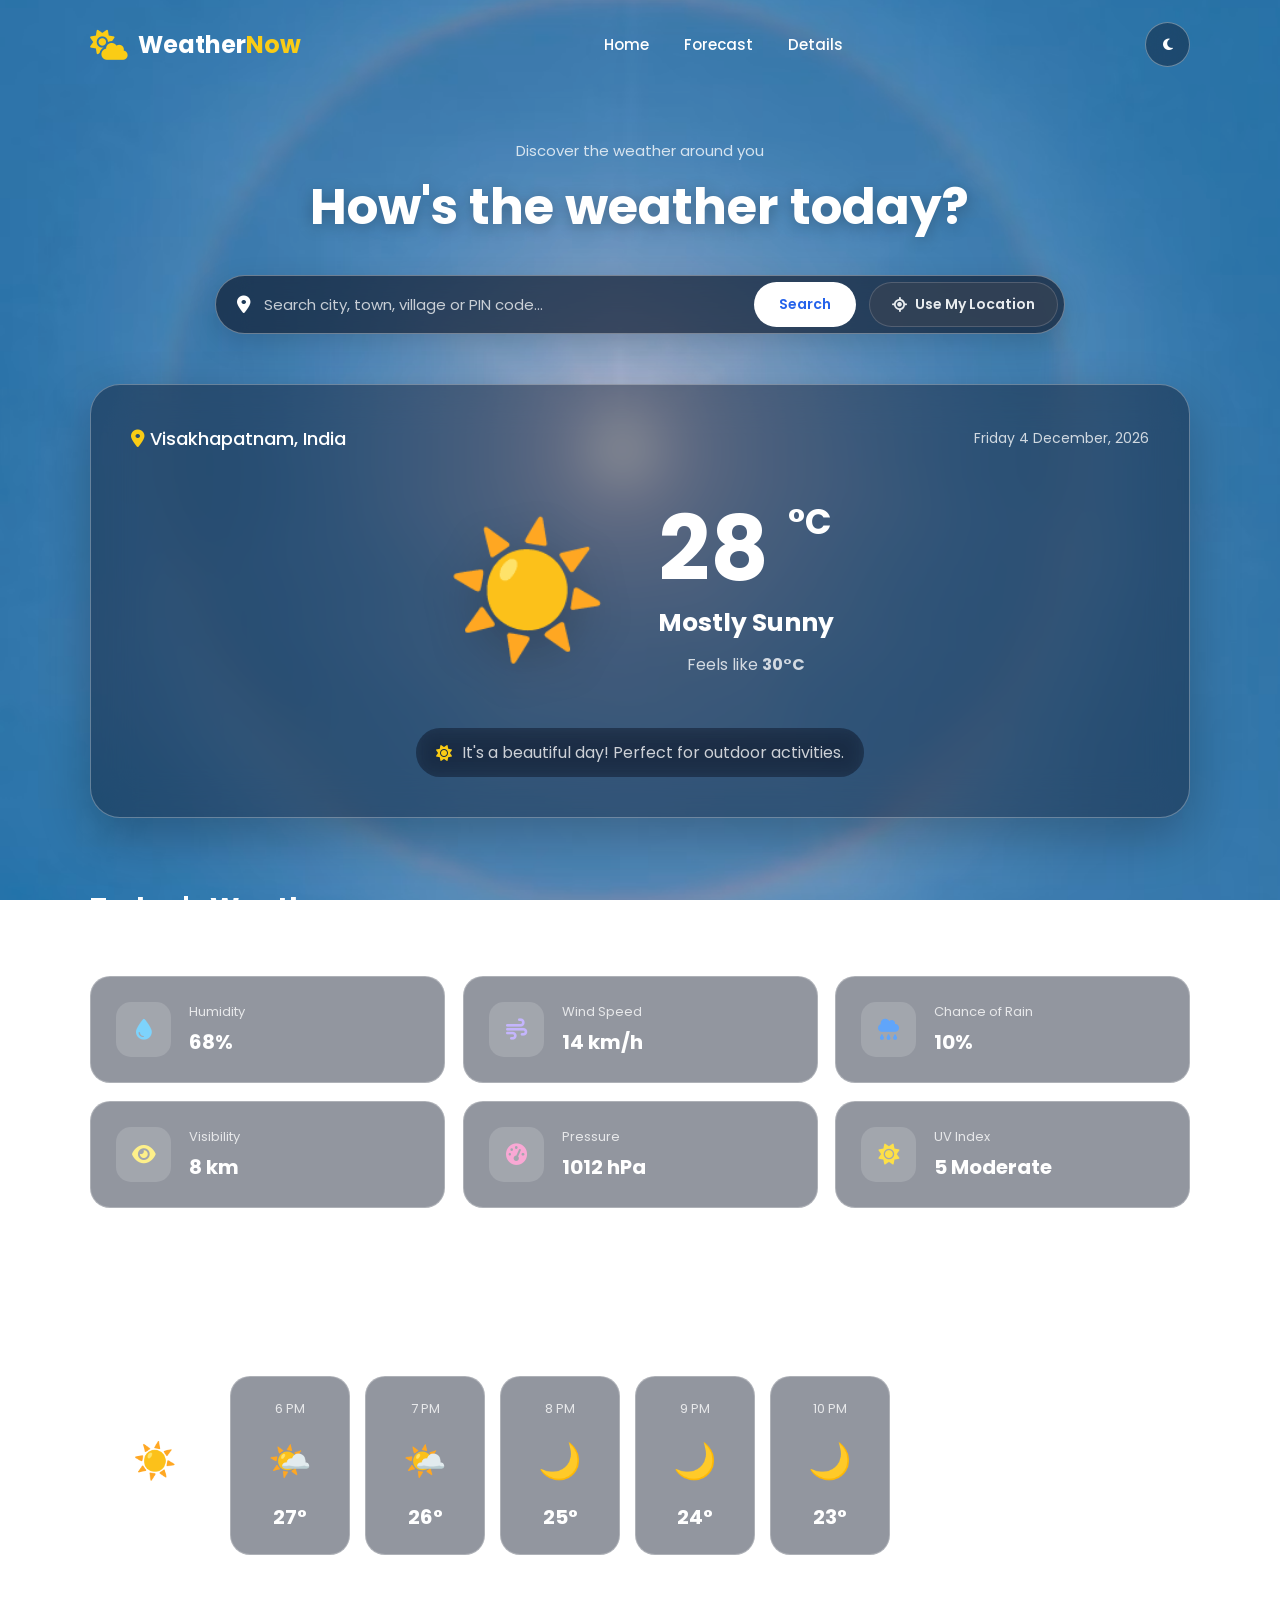
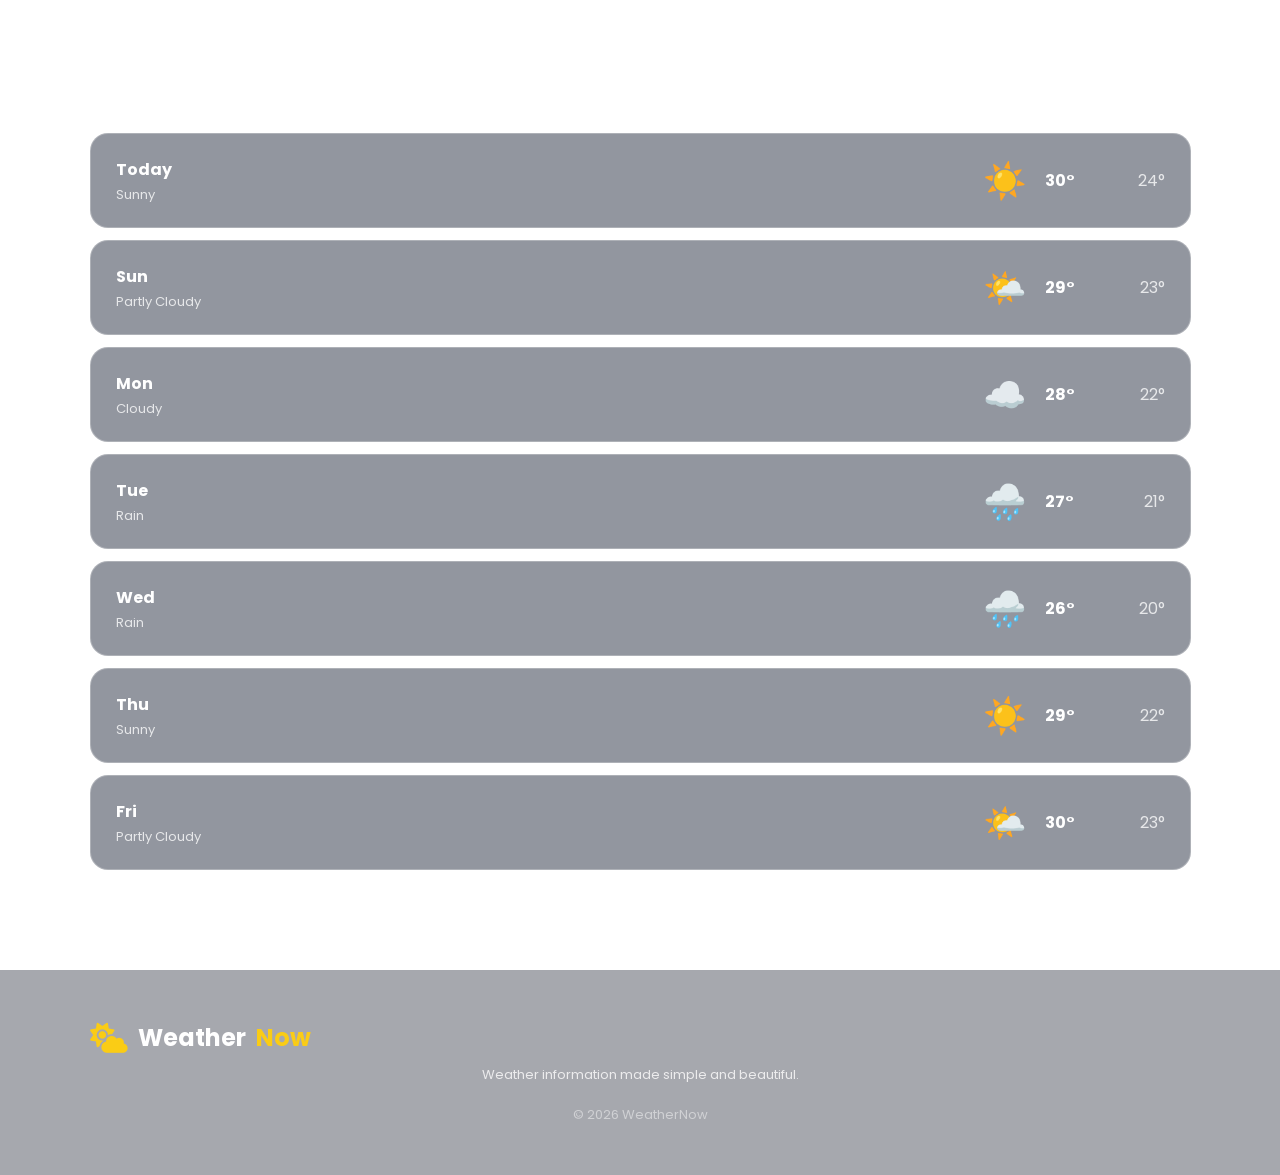
<file: index.html>
<!DOCTYPE html>
<html lang="en">
<head>
    <meta charset="UTF-8">
    <meta name="viewport" content="width=device-width, initial-scale=1.0">

    <title>WeatherNow - Weather Dashboard</title>

    <!-- Google Font -->
    <link rel="preconnect" href="https://fonts.googleapis.com">
    <link rel="preconnect" href="https://fonts.gstatic.com" crossorigin>
    <link href="https://fonts.googleapis.com/css2?family=Poppins:wght@300;400;500;600;700&display=swap" rel="stylesheet">

    <!-- CSS -->
    <link rel="stylesheet" href="css/style.css">
    <link rel="stylesheet" href="css/responsive.css">
    <link rel="stylesheet" href="css/animation.css">

    <!-- Font Awesome -->
    <link rel="stylesheet"
          href="https://cdnjs.cloudflare.com/ajax/libs/font-awesome/6.5.2/css/all.min.css">
</head>

<body class="weather-sunny">

    <!-- Animated Background -->
    <div class="background-animation" id="backgroundAnimation"></div>

    <!-- Header -->
    <header class="header">
        <div class="logo">
            <i class="fa-solid fa-cloud-sun"></i>
            <span>Weather<span class="logo-highlight">Now</span></span>
        </div>

        <nav>
            <a href="#home">Home</a>
            <a href="#forecast">Forecast</a>
            <a href="#details">Details</a>
        </nav>

        <button class="theme-btn" id="themeBtn">
            <i class="fa-solid fa-moon"></i>
        </button>
    </header>

    <main id="home">

        <!-- Search Section -->
        <section class="search-section">

            <div class="welcome-text">
                <p>Discover the weather around you</p>
                <h1>How's the weather today?</h1>
            </div>

            <div class="search-box">
                <i class="fa-solid fa-location-dot"></i>

                <input
                    type="text"
                    id="cityInput"
                    placeholder="Search city, town, village or PIN code..."
                    autocomplete="off"
                >

                <button id="searchBtn" type="button">
                    Search
                </button>

                <!-- Current Location -->
                <button
                    class="location-btn"
                    id="locationBtn"
                    type="button"
                >
                    <i class="fa-solid fa-location-crosshairs"></i>
                    Use My Location
                </button>
            </div>

            <!-- Error message container -->
            <p class="search-error" id="searchError" style="display: none;"></p>
        </section>


        <!-- Current Weather -->
        <section class="current-weather">

            <div class="location-info">
                <div>
                    <i class="fa-solid fa-location-dot"></i>
                    <span id="locationName">Visakhapatnam, India</span>
                </div>

                <p id="currentDate">Tuesday, August 25</p>
            </div>

            <div class="weather-main">

                <div class="weather-icon-container">
                    <div id="weatherIcon" class="weather-icon">
                        ☀️
                    </div>
                </div>

                <div class="temperature-container">
                    <h2>
                        <span id="temperature">28</span>
                        <sup>°C</sup>
                    </h2>

                    <h3 id="weatherCondition">Mostly Sunny</h3>

                    <p>
                        Feels like
                        <strong>
                            <span id="feelsLike">30</span>°C
                        </strong>
                    </p>
                </div>

            </div>

            <div class="weather-message" id="weatherMessage">
                <i class="fa-solid fa-sun"></i>
                <span>It's a beautiful day! Perfect for outdoor activities.</span>
            </div>

        </section>


        <!-- Weather Details -->
        <section class="details-section" id="details">

            <div class="section-title">
                <h2>Today's Weather</h2>
                <p>Everything you need to know</p>
            </div>

            <div class="details-grid">

                <div class="weather-card">
                    <div class="card-icon humidity-icon">
                        <i class="fa-solid fa-droplet"></i>
                    </div>

                    <div>
                        <p>Humidity</p>
                        <h3><span id="humidity">68</span>%</h3>
                    </div>
                </div>


                <div class="weather-card">
                    <div class="card-icon wind-icon">
                        <i class="fa-solid fa-wind"></i>
                    </div>

                    <div>
                        <p>Wind Speed</p>
                        <h3><span id="windSpeed">14</span> km/h</h3>
                    </div>
                </div>


                <div class="weather-card">
                    <div class="card-icon rain-icon">
                        <i class="fa-solid fa-cloud-rain"></i>
                    </div>

                    <div>
                        <p>Chance of Rain</p>
                        <h3><span id="rainChance">10</span>%</h3>
                    </div>
                </div>


                <div class="weather-card">
                    <div class="card-icon visibility-icon">
                        <i class="fa-solid fa-eye"></i>
                    </div>

                    <div>
                        <p>Visibility</p>
                        <h3><span id="visibility">8</span> km</h3>
                    </div>
                </div>


                <div class="weather-card">
                    <div class="card-icon pressure-icon">
                        <i class="fa-solid fa-gauge-high"></i>
                    </div>

                    <div>
                        <p>Pressure</p>
                        <h3><span id="pressure">1012</span> hPa</h3>
                    </div>
                </div>


                <div class="weather-card">
                    <div class="card-icon uv-icon">
                        <i class="fa-solid fa-sun"></i>
                    </div>

                    <div>
                        <p>UV Index</p>
                        <h3><span id="uvIndex">5</span> Moderate</h3>
                    </div>
                </div>

            </div>

        </section>


        <!-- Hourly Forecast -->
        <section class="forecast-section">

            <div class="section-title">
                <h2>Hourly Forecast</h2>
                <p>Weather throughout the day</p>
            </div>

            <div class="hourly-container" id="hourlyForecast">

                <div class="hour-card active">
                    <p>Now</p>
                    <div>☀️</div>
                    <h3>28°</h3>
                </div>

                <div class="hour-card">
                    <p>6 PM</p>
                    <div>🌤️</div>
                    <h3>27°</h3>
                </div>

                <div class="hour-card">
                    <p>7 PM</p>
                    <div>🌤️</div>
                    <h3>26°</h3>
                </div>

                <div class="hour-card">
                    <p>8 PM</p>
                    <div>🌙</div>
                    <h3>25°</h3>
                </div>

                <div class="hour-card">
                    <p>9 PM</p>
                    <div>🌙</div>
                    <h3>24°</h3>
                </div>

                <div class="hour-card">
                    <p>10 PM</p>
                    <div>🌙</div>
                    <h3>23°</h3>
                </div>

            </div>

        </section>


        <!-- 7 Day Forecast -->
        <section class="forecast-section" id="forecast">

            <div class="section-title">
                <h2>7-Day Forecast</h2>
                <p>Plan your week with confidence</p>
            </div>

            <div class="weekly-container" id="weeklyForecast">

                <div class="day-card">
                    <div>
                        <strong>Today</strong>
                        <p>Sunny</p>
                    </div>

                    <span class="forecast-icon">☀️</span>

                    <div class="forecast-temperature">
                        <strong>30°</strong>
                        <span>24°</span>
                    </div>
                </div>


                <div class="day-card">
                    <div>
                        <strong>Sun</strong>
                        <p>Partly Cloudy</p>
                    </div>

                    <span class="forecast-icon">🌤️</span>

                    <div class="forecast-temperature">
                        <strong>29°</strong>
                        <span>23°</span>
                    </div>
                </div>


                <div class="day-card">
                    <div>
                        <strong>Mon</strong>
                        <p>Cloudy</p>
                    </div>

                    <span class="forecast-icon">☁️</span>

                    <div class="forecast-temperature">
                        <strong>28°</strong>
                        <span>22°</span>
                    </div>
                </div>


                <div class="day-card">
                    <div>
                        <strong>Tue</strong>
                        <p>Rain</p>
                    </div>

                    <span class="forecast-icon">🌧️</span>

                    <div class="forecast-temperature">
                        <strong>27°</strong>
                        <span>21°</span>
                    </div>
                </div>


                <div class="day-card">
                    <div>
                        <strong>Wed</strong>
                        <p>Rain</p>
                    </div>

                    <span class="forecast-icon">🌧️</span>

                    <div class="forecast-temperature">
                        <strong>26°</strong>
                        <span>20°</span>
                    </div>
                </div>


                <div class="day-card">
                    <div>
                        <strong>Thu</strong>
                        <p>Sunny</p>
                    </div>

                    <span class="forecast-icon">☀️</span>

                    <div class="forecast-temperature">
                        <strong>29°</strong>
                        <span>22°</span>
                    </div>
                </div>


                <div class="day-card">
                    <div>
                        <strong>Fri</strong>
                        <p>Partly Cloudy</p>
                    </div>

                    <span class="forecast-icon">🌤️</span>

                    <div class="forecast-temperature">
                        <strong>30°</strong>
                        <span>23°</span>
                    </div>
                </div>

            </div>

        </section>

    </main>


    <!-- Footer -->
    <footer>
        <div class="logo">
            <i class="fa-solid fa-cloud-sun"></i>
            Weather<span class="logo-highlight">Now</span>
        </div>

        <p>Weather information made simple and beautiful.</p>

        <p class="copyright">
            © 2026 WeatherNow
        </p>
    </footer>


    <!-- JavaScript -->
   <script src="js/aconfig.js"></script>
    <script src="js/weather.js"></script>
    <script src="js/ui.js"></script>
    <script src="js/animation.js"></script>
    <script src="js/app.js"></script>

</body>
</html>
</file>
<file: css/style.css>
/* ==========================================
   GLOBAL RESET
   ========================================== */

* {
    margin: 0;
    padding: 0;
    box-sizing: border-box;
}

:root {
    --primary: #2563eb;
    --secondary: #38bdf8;
    --accent: #facc15;

    --text: #ffffff;
    --text-light: rgba(255, 255, 255, 0.78);

    /* Dark glass - readable on all backgrounds */
    --glass: rgba(15, 23, 42, 0.68);
    --glass-dark: rgba(15, 23, 42, 0.82);

    --border: rgba(255, 255, 255, 0.30);

    --shadow:
        0 20px 50px rgba(0, 0, 0, 0.25);
}

html {
    scroll-behavior: smooth;
}

body {
    font-family: "Poppins", sans-serif;

    min-height: 100vh;

    color: var(--text);

    background:
        linear-gradient(
            135deg,
            #38bdf8,
            #2563eb,
            #4f46e5
        );

    background-size: 300% 300%;

    animation:
        backgroundMove 15s ease infinite;

    overflow-x: hidden;

    transition:
        background 0.5s ease,
        color 0.3s ease;
}


/* ==========================================
   DARK MODE
   ========================================== */

body.dark-mode {
    background:
        linear-gradient(
            135deg,
            #020617,
            #0f172a,
            #1e293b
        );

    color: #ffffff;

    animation: none;
}

body.dark-mode .search-box {
    background: rgba(2, 6, 23, 0.88);
}

body.dark-mode .current-weather,
body.dark-mode .weather-card,
body.dark-mode .hour-card,
body.dark-mode .day-card {
    background: rgba(15, 23, 42, 0.90);
    border-color: rgba(255, 255, 255, 0.18);
}

body.dark-mode input {
    color: #ffffff;
}

body.dark-mode input::placeholder {
    color: #cbd5e1;
}


/* ==========================================
   HEADER
   ========================================== */

.header {
    width: 100%;

    padding: 22px 7%;

    display: flex;

    align-items: center;

    justify-content: space-between;

    position: relative;

    z-index: 10;
}

.logo {
    font-size: 24px;

    font-weight: 700;

    display: flex;

    align-items: center;

    gap: 10px;
}

.logo i {
    color: var(--accent);

    font-size: 30px;
}

.logo-highlight {
    color: var(--accent);
}


/* ==========================================
   NAVIGATION
   ========================================== */

nav {
    display: flex;

    gap: 35px;
}

nav a {
    color: #ffffff;

    text-decoration: none;

    font-size: 15px;

    font-weight: 500;

    transition: 0.3s;
}

nav a:hover {
    color: var(--accent);

    transform: translateY(-2px);
}


/* ==========================================
   THEME BUTTON
   ========================================== */

.theme-btn {
    width: 45px;

    height: 45px;

    border: 1px solid
        rgba(255, 255, 255, 0.35);

    border-radius: 50%;

    background:
        rgba(15, 23, 42, 0.45);

    color: #ffffff;

    cursor: pointer;

    backdrop-filter: blur(10px);

    -webkit-backdrop-filter: blur(10px);

    transition: 0.3s;
}

.theme-btn:hover {
    transform:
        rotate(20deg)
        scale(1.08);

    background:
        rgba(15, 23, 42, 0.75);
}


/* ==========================================
   MAIN
   ========================================== */

main {
    width: 86%;

    max-width: 1300px;

    margin: auto;

    position: relative;

    z-index: 2;
}


/* ==========================================
   SEARCH SECTION
   ========================================== */

.search-section {
    text-align: center;

    padding: 50px 0 30px;
}

.welcome-text p {
    color: var(--text-light);

    font-size: 15px;

    margin-bottom: 8px;
}

.welcome-text h1 {
    font-size:
        clamp(30px, 5vw, 50px);

    margin-bottom: 30px;

    font-weight: 700;

    text-shadow:
        0 3px 15px
        rgba(0, 0, 0, 0.25);
}


/* ==========================================
   SEARCH BOX
   IMPORTANT:
   Dark glass background works on
   sunny, rainy, cloudy and night images.
   ========================================== */

.search-box {
    width: 100%;

    max-width: 850px;

    min-height: 58px;

    margin: auto;

    display: flex;

    align-items: center;

    background:
        rgba(15, 23, 42, 0.72);

    border:
        1px solid
        rgba(255, 255, 255, 0.35);

    border-radius: 50px;

    padding:
        6px 7px 6px 20px;

    backdrop-filter: blur(18px);

    -webkit-backdrop-filter: blur(18px);

    box-shadow:
        0 10px 35px
        rgba(0, 0, 0, 0.25);

    transition:
        0.3s ease;
}

.search-box:hover {
    background:
        rgba(15, 23, 42, 0.80);

    border-color:
        rgba(255, 255, 255, 0.50);
}


/* ==========================================
   SEARCH LOCATION ICON
   ========================================== */

.search-box > i {
    flex-shrink: 0;

    font-size: 18px;

    margin-right: 12px;

    color: #ffffff;
}


/* ==========================================
   SEARCH INPUT
   ========================================== */

.search-box input {
    flex: 1;

    min-width: 0;

    height: 45px;

    background: transparent;

    border: none;

    outline: none;

    box-shadow: none;

    color: #ffffff;

    font-size: 15px;

    font-family: inherit;
}

.search-box input::placeholder {
    color:
        rgba(255, 255, 255, 0.80);
}

.search-box input:focus {
    outline: none;

    border: none;

    box-shadow: none;
}


/* ==========================================
   SEARCH BUTTON
   ========================================== */

.search-box button {
    flex-shrink: 0;

    border: none;

    border-radius: 40px;

    min-height: 45px;

    padding:
        12px 22px;

    background: #ffffff;

    color: #2563eb;

    font-family: inherit;

    font-size: 14px;

    font-weight: 600;

    cursor: pointer;

    white-space: nowrap;

    transition:
        0.3s ease;
}

.search-box button:hover {
    transform: scale(1.04);

    background: #f8fafc;

    box-shadow:
        0 5px 15px
        rgba(0, 0, 0, 0.20);
}


/* ==========================================
   USE MY LOCATION BUTTON
   ========================================== */

#locationBtn {
    display: flex;

    align-items: center;

    justify-content: center;

    gap: 8px;

    margin-left: 5px;

    background:
        #334155;

    color: #ffffff;

    border:
        1px solid
        rgba(255, 255, 255, 0.18);

    min-height: 45px;

    padding:
        12px 22px;
}

#locationBtn:hover {
    background:
        #475569;

    color: #ffffff;

    transform: scale(1.03);
}

#locationBtn i {
    font-size: 15px;
}


/* ==========================================
   OLD LOCATION BUTTON
   If you have a separate location button
   outside search-box
   ========================================== */

.location-btn {
    margin-top: 15px;

    border: none;

    background:
        rgba(15, 23, 42, 0.65);

    color: #ffffff;

    font-family: inherit;

    cursor: pointer;

    opacity: 0.9;

    padding:
        10px 18px;

    border-radius: 25px;

    transition: 0.3s;
}

.location-btn:hover {
    opacity: 1;

    color: var(--accent);

    background:
        rgba(15, 23, 42, 0.80);
}


/* ==========================================
   SEARCH ERROR
   ========================================== */

.search-error {
    margin-top: 12px;

    color: #fecaca;

    font-size: 14px;

    font-weight: 500;
}


/* ==========================================
   CURRENT WEATHER
   ========================================== */

.current-weather {
    margin-top: 20px;

    padding: 40px;

    border-radius: 30px;

    background:
        rgba(15, 23, 42, 0.45);

    border:
        1px solid
        rgba(255, 255, 255, 0.30);

    backdrop-filter: blur(20px);

    -webkit-backdrop-filter: blur(20px);

    box-shadow: var(--shadow);

    text-align: center;

    transition:
        0.4s ease;
}

.current-weather:hover {
    background:
        rgba(15, 23, 42, 0.55);
}


/* ==========================================
   LOCATION INFORMATION
   ========================================== */

.location-info {
    display: flex;

    justify-content: space-between;

    align-items: center;

    margin-bottom: 20px;
}

.location-info div {
    font-size: 18px;

    font-weight: 500;
}

.location-info i {
    color: var(--accent);
}

.location-info p {
    color: var(--text-light);

    font-size: 14px;
}


/* ==========================================
   WEATHER MAIN
   ========================================== */

.weather-main {
    display: flex;

    justify-content: center;

    align-items: center;

    gap: 50px;

    padding: 20px;
}

.weather-icon {
    font-size: 130px;

    filter:
        drop-shadow(
            0 15px 20px
            rgba(0, 0, 0, 0.20)
        );
}

.temperature-container h2 {
    font-size: 90px;

    line-height: 1;
}

.temperature-container sup {
    font-size: 35px;

    vertical-align: top;
}

.temperature-container h3 {
    font-size: 25px;

    margin: 10px 0;

    text-transform: capitalize;
}

.temperature-container p {
    color: var(--text-light);
}


/* ==========================================
   WEATHER MESSAGE
   ========================================== */

.weather-message {
    margin-top: 20px;

    display: inline-flex;

    align-items: center;

    gap: 10px;

    padding:
        12px 20px;

    background:
        rgba(15, 23, 42, 0.35);

    border-radius: 30px;

    color: var(--text-light);

    backdrop-filter: blur(10px);
}

.weather-message i {
    color: var(--accent);
}


/* ==========================================
   SECTIONS
   ========================================== */

.details-section,
.forecast-section {
    margin-top: 70px;
}

.section-title {
    margin-bottom: 25px;
}

.section-title h2 {
    font-size: 28px;
}

.section-title p {
    color: var(--text-light);

    font-size: 14px;
}


/* ==========================================
   WEATHER DETAILS GRID
   ========================================== */

.details-grid {
    display: grid;

    grid-template-columns:
        repeat(3, 1fr);

    gap: 18px;
}

.weather-card {
    padding: 25px;

    border-radius: 20px;

    background:
        rgba(15, 23, 42, 0.45);

    border:
        1px solid
        rgba(255, 255, 255, 0.25);

    backdrop-filter: blur(15px);

    -webkit-backdrop-filter: blur(15px);

    display: flex;

    align-items: center;

    gap: 18px;

    transition: 0.4s;
}

.weather-card:hover {
    transform:
        translateY(-8px);

    background:
        rgba(15, 23, 42, 0.60);

    box-shadow:
        0 15px 35px
        rgba(0, 0, 0, 0.20);
}


/* ==========================================
   DETAIL CARD ICON
   ========================================== */

.card-icon {
    width: 55px;

    height: 55px;

    flex-shrink: 0;

    border-radius: 15px;

    display: flex;

    justify-content: center;

    align-items: center;

    font-size: 21px;

    background:
        rgba(255, 255, 255, 0.15);
}

.weather-card p {
    color: var(--text-light);

    font-size: 13px;
}

.weather-card h3 {
    margin-top: 5px;

    font-size: 20px;
}


/* ==========================================
   DETAIL ICON COLORS
   ========================================== */

.humidity-icon {
    color: #7dd3fc;
}

.wind-icon {
    color: #c4b5fd;
}

.rain-icon {
    color: #60a5fa;
}

.visibility-icon {
    color: #fef08a;
}

.pressure-icon {
    color: #f9a8d4;
}

.uv-icon {
    color: #fde047;
}


/* ==========================================
   HOURLY FORECAST
   ========================================== */

.hourly-container {
    display: flex;

    gap: 15px;

    overflow-x: auto;

    padding:
        10px 5px 20px;

    scrollbar-width: none;
}

.hourly-container::-webkit-scrollbar {
    display: none;
}

.hour-card {
    min-width: 120px;

    padding:
        22px 15px;

    border-radius: 20px;

    text-align: center;

    background:
        rgba(15, 23, 42, 0.45);

    border:
        1px solid
        rgba(255, 255, 255, 0.25);

    backdrop-filter: blur(15px);

    transition: 0.3s;
}

.hour-card:hover {
    transform:
        translateY(-7px);

    background:
        rgba(15, 23, 42, 0.60);
}

.hour-card.active {
    background:
        rgba(255, 255, 255, 0.22);
}

.hour-card p {
    color: var(--text-light);

    font-size: 13px;
}

.hour-card div {
    font-size: 35px;

    margin: 15px 0;
}

.hour-card h3 {
    font-size: 20px;
}


/* ==========================================
   WEEKLY FORECAST
   ========================================== */

.weekly-container {
    display: flex;

    flex-direction: column;

    gap: 12px;
}

.day-card {
    display: grid;

    grid-template-columns:
        1fr 80px 120px;

    align-items: center;

    padding:
        20px 25px;

    border-radius: 18px;

    background:
        rgba(15, 23, 42, 0.45);

    border:
        1px solid
        rgba(255, 255, 255, 0.25);

    backdrop-filter: blur(15px);

    transition: 0.3s;
}

.day-card:hover {
    transform:
        translateX(8px);

    background:
        rgba(15, 23, 42, 0.60);
}

.day-card p {
    color: var(--text-light);

    font-size: 13px;

    margin-top: 3px;
}

.forecast-icon {
    font-size: 35px;

    text-align: center;
}

.forecast-temperature {
    display: flex;

    justify-content: space-between;

    gap: 15px;
}

.forecast-temperature span {
    color: var(--text-light);
}


/* ==========================================
   FOOTER
   ========================================== */

footer {
    margin-top: 100px;

    padding:
        50px 7%;

    text-align: center;

    background:
        rgba(2, 6, 23, 0.35);

    position: relative;

    z-index: 2;

    backdrop-filter: blur(10px);
}

footer p {
    color: var(--text-light);

    margin-top: 10px;

    font-size: 13px;
}

footer .copyright {
    margin-top: 20px;

    opacity: 0.6;
}


/* ==========================================
   BACKGROUND ANIMATION CONTAINER
   ========================================== */

.background-animation {
    position: fixed;

    inset: 0;

    pointer-events: none;

    z-index: 0;
}


/* ==========================================
   WEATHER BACKGROUNDS
   ========================================== */

body.weather-sunny {
    background-image:
        url("../assets/images/sunny.avif");

    background-size: cover;

    background-position: center;

    background-attachment: fixed;

    animation: none;
}

body.weather-rain {
    background-image:
        url("../assets/images/rainy.avif");

    background-size: cover;

    background-position: center;

    background-attachment: fixed;

    animation: none;
}

body.weather-cloudy {
    background-image:
        url("../assets/images/cloudy.avif");

    background-size: cover;

    background-position: center;

    background-attachment: fixed;

    animation: none;
}

body.weather-storm {
    background-image:
        url("../assets/images/storm.avif");

    background-size: cover;

    background-position: center;

    background-attachment: fixed;

    animation: none;
}

body.weather-night {
    background-image:
        url("../assets/images/nightsky.avif");

    background-size: cover;

    background-position: center;

    background-attachment: fixed;

    animation: none;
}


/* ==========================================
   SMOOTH OVERLAY
   Helps text remain readable on images
   ========================================== */

body.weather-sunny::before,
body.weather-rain::before,
body.weather-cloudy::before,
body.weather-storm::before,
body.weather-night::before {
    content: "";

    position: fixed;

    inset: 0;

    background:
        rgba(15, 23, 42, 0.12);

    pointer-events: none;

    z-index: 0;
}

/* ==========================================
   SEARCH CONTAINER
   ========================================== */

.search-box {
    width: 100%;
    max-width: 850px;
    margin: 0 auto;

    display: flex;
    align-items: center;
    gap: 8px;

    padding: 6px;

    background: rgba(15, 23, 42, 0.65);
    border: 1px solid rgba(255, 255, 255, 0.35);
    border-radius: 50px;

    backdrop-filter: blur(15px);

    box-shadow: 0 10px 30px rgba(0, 0, 0, 0.15);
}

/* Location icon inside search box */
.search-box > i {
    flex-shrink: 0;

    margin-left: 15px;
    margin-right: 5px;

    font-size: 18px;
    color: #ffffff;
}

/* Search input */
.search-box input {
    flex: 1;
    min-width: 0;

    height: 45px;

    border: none;
    outline: none;

    background: transparent;

    color: #ffffff;

    font-size: 15px;
    font-family: inherit;
}

.search-box input::placeholder {
    color: rgba(255, 255, 255, 0.75);
}

/* ==========================================
   SEARCH BUTTON
   ========================================== */

.search-box button {
    flex-shrink: 0;

    height: 45px;

    padding: 0 25px;

    border: none;
    border-radius: 30px;

    background: #ffffff;
    color: #2563eb;

    font-family: inherit;
    font-size: 14px;
    font-weight: 600;

    cursor: pointer;

    transition: all 0.3s ease;
}

.search-box button:hover {
    transform: scale(1.03);
}

/* ==========================================
   USE MY LOCATION BUTTON
   ========================================== */

.search-box .location-btn {
    flex-shrink: 0;

    height: 45px;

    margin: 0;
    padding: 0 22px;

    display: flex;
    align-items: center;
    justify-content: center;
    gap: 8px;

    border: 1px solid rgba(255, 255, 255, 0.25);
    border-radius: 30px;

    background: rgba(30, 41, 59, 0.9);
    color: #ffffff;

    font-family: inherit;
    font-size: 14px;
    font-weight: 600;

    cursor: pointer;

    white-space: nowrap;

    transition: all 0.3s ease;
}

.search-box .location-btn:hover {
    background: rgba(51, 65, 85, 1);
    transform: scale(1.03);
}

.search-box .location-btn i {
    color: #ffffff;
    font-size: 16px;
}
</file>
<file: css/responsive.css>
@media (max-width: 900px) {

    nav {
        display: none;
    }

    .details-grid {
        grid-template-columns:
            repeat(2, 1fr);
    }

    .weather-main {
        gap: 20px;
    }

    .temperature-container h2 {
        font-size: 70px;
    }

    .weather-icon {
        font-size: 100px;
    }
}


@media (max-width: 650px) {

    .header {
        padding: 18px 5%;
    }

    .logo {
        font-size: 20px;
    }

    main {
        width: 92%;
    }

    .search-section {
        padding-top: 35px;
    }

    .welcome-text h1 {
        font-size: 32px;
    }

    .search-box {
        border-radius: 20px;
        padding: 8px;
        flex-wrap: wrap;
    }

    .search-box > i {
        display: none;
    }

    .search-box input {
        padding: 12px;
        min-width: 150px;
    }

    .search-box button {
        padding: 12px 16px;
    }

    .current-weather {
        padding: 25px 15px;
        border-radius: 22px;
    }

    .location-info {
        flex-direction: column;
        gap: 5px;
    }

    .weather-main {
        flex-direction: column;
        gap: 5px;
    }

    .weather-icon {
        font-size: 90px;
    }

    .temperature-container h2 {
        font-size: 70px;
    }

    .weather-message {
        font-size: 12px;
    }

    .details-grid {
        grid-template-columns: 1fr;
    }

    .day-card {
        grid-template-columns:
            1fr 60px 90px;

        padding: 17px;
    }

    .forecast-icon {
        font-size: 28px;
    }

    .forecast-temperature {
        gap: 10px;
    }
}


@media (max-width: 400px) {

    .welcome-text h1 {
        font-size: 27px;
    }

    .temperature-container h2 {
        font-size: 60px;
    }

    .temperature-container h3 {
        font-size: 20px;
    }

    .weather-card {
        padding: 18px;
    }
}
</file>
<file: css/animation.css>
/* Background animation */

@keyframes backgroundMove {

    0% {
        background-position: 0% 50%;
    }

    50% {
        background-position: 100% 50%;
    }

    100% {
        background-position: 0% 50%;
    }
}


/* Floating animation */

@keyframes floating {

    0% {
        transform: translateY(0);
    }

    50% {
        transform: translateY(-12px);
    }

    100% {
        transform: translateY(0);
    }
}


/* Sun animation */

@keyframes sunPulse {

    0% {
        transform: scale(1);
        filter: drop-shadow(0 0 15px #facc15);
    }

    50% {
        transform: scale(1.08);
        filter: drop-shadow(0 0 35px #facc15);
    }

    100% {
        transform: scale(1);
        filter: drop-shadow(0 0 15px #facc15);
    }
}


/* Cloud movement */

@keyframes cloudMove {

    0% {
        transform: translateX(-100px);
    }

    50% {
        transform: translateX(100px);
    }

    100% {
        transform: translateX(-100px);
    }
}


/* Rain */

@keyframes rainFall {

    0% {
        transform: translateY(-100px);
        opacity: 0;
    }

    20% {
        opacity: 1;
    }

    100% {
        transform: translateY(100vh);
        opacity: 0;
    }
}


/* Lightning */

@keyframes lightning {

    0%,
    90%,
    100% {
        opacity: 0;
    }

    92% {
        opacity: 1;
    }

    94% {
        opacity: 0;
    }

    96% {
        opacity: 1;
    }
}


/* Weather icon */

.weather-icon {
    animation:
        floating 4s ease-in-out infinite;
}


/* Sunny */

.weather-sunny .weather-icon {
    animation:
        sunPulse 3s ease-in-out infinite;
}


/* Hover animation */

.weather-card,
.day-card,
.hour-card {
    will-change: transform;
}


/* Fade in */

@keyframes fadeIn {

    from {
        opacity: 0;
        transform: translateY(20px);
    }

    to {
        opacity: 1;
        transform: translateY(0);
    }
}

.current-weather,
.weather-card,
.day-card,
.hour-card {
    animation:
        fadeIn 0.8s ease forwards;
}


/* Loading animation */

.loading {
    animation:
        floating 1s ease-in-out infinite;
}
/* ==========================================
   WEATHER ANIMATIONS
   ========================================== */

@keyframes float {

    0% {
        transform: translateY(0);
    }

    50% {
        transform: translateY(-10px);
    }

    100% {
        transform: translateY(0);
    }
}


@keyframes backgroundMove {

    0% {
        background-position: 0% 50%;
    }

    50% {
        background-position: 100% 50%;
    }

    100% {
        background-position: 0% 50%;
    }
}


.weather-icon {

    animation:
        float 3s ease-in-out infinite;

}


.weather-sunny .weather-icon {

    animation:
        float 3s ease-in-out infinite;

}


.weather-cloudy .weather-icon {

    animation:
        float 4s ease-in-out infinite;

}


.weather-rain .weather-icon {

    animation:
        float 2s ease-in-out infinite;

}


.weather-storm .weather-icon {

    animation:
        float 1.5s ease-in-out infinite;

}
</file>
